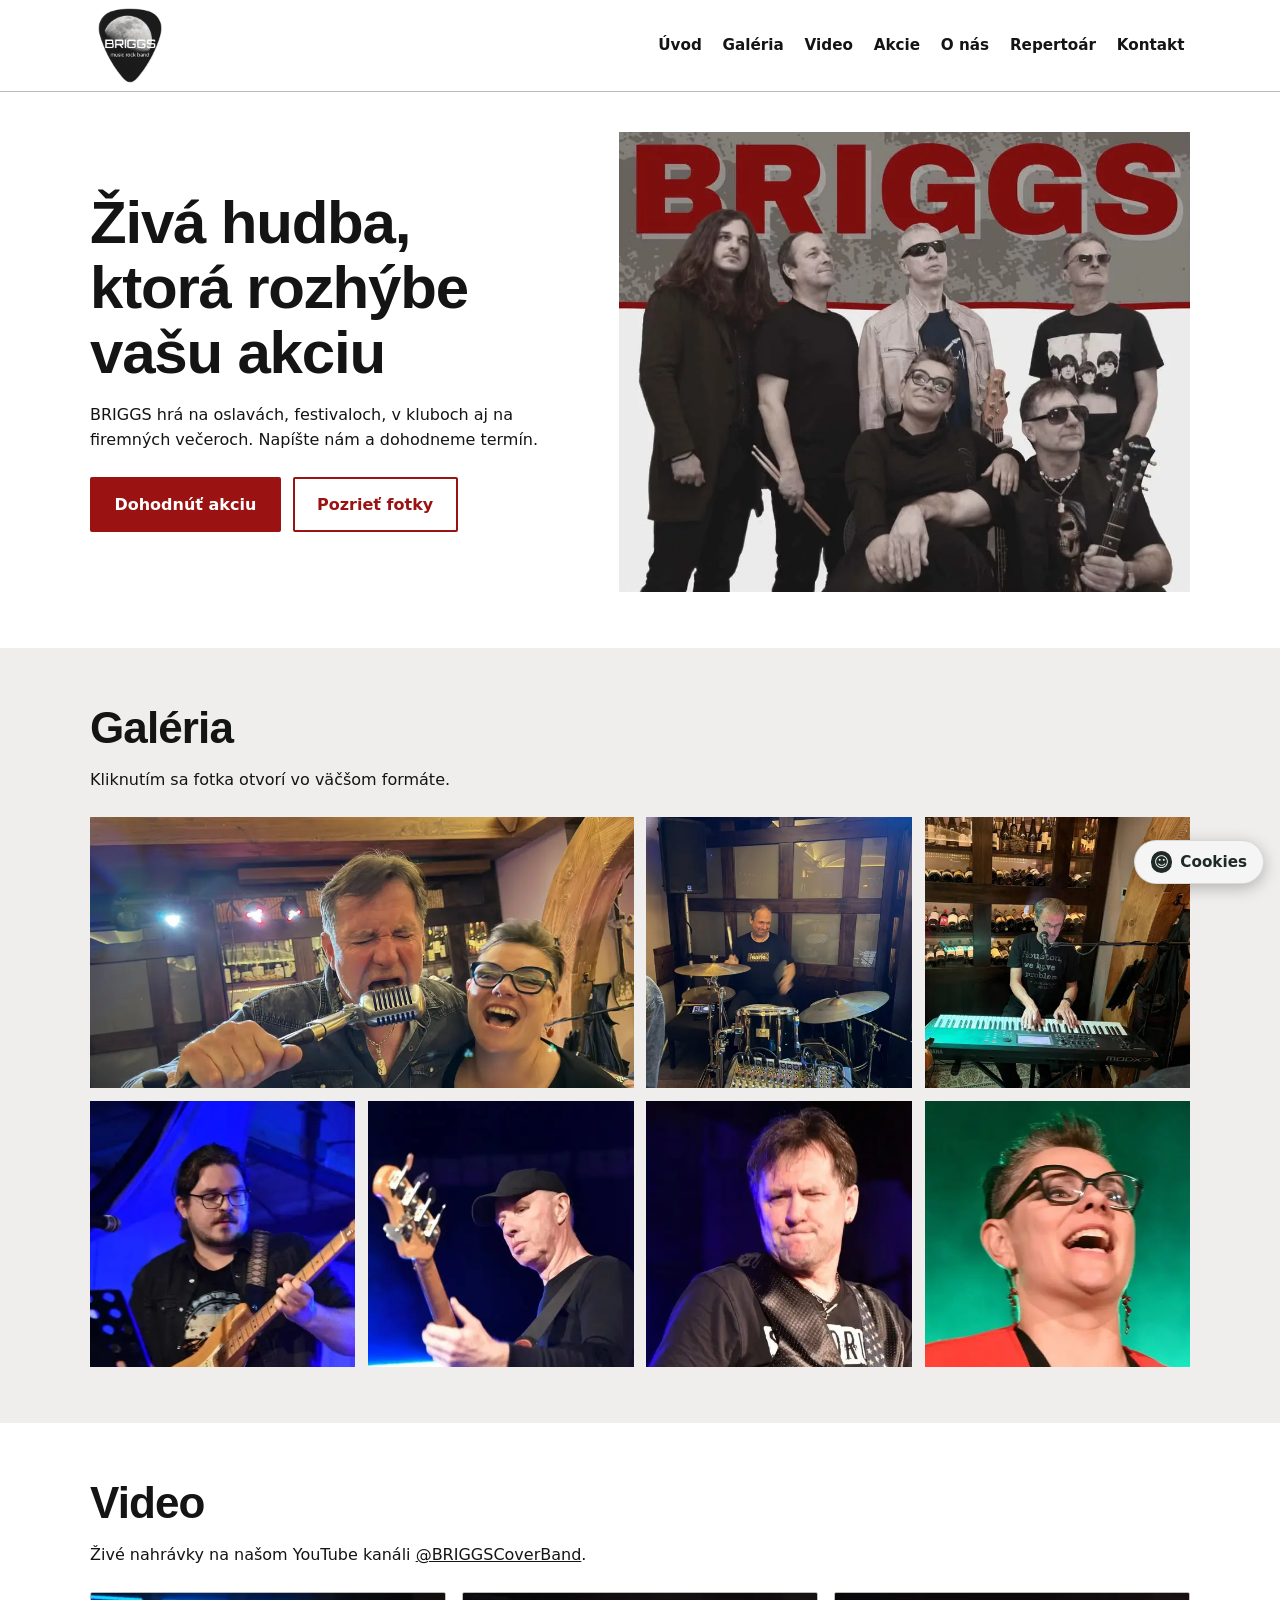
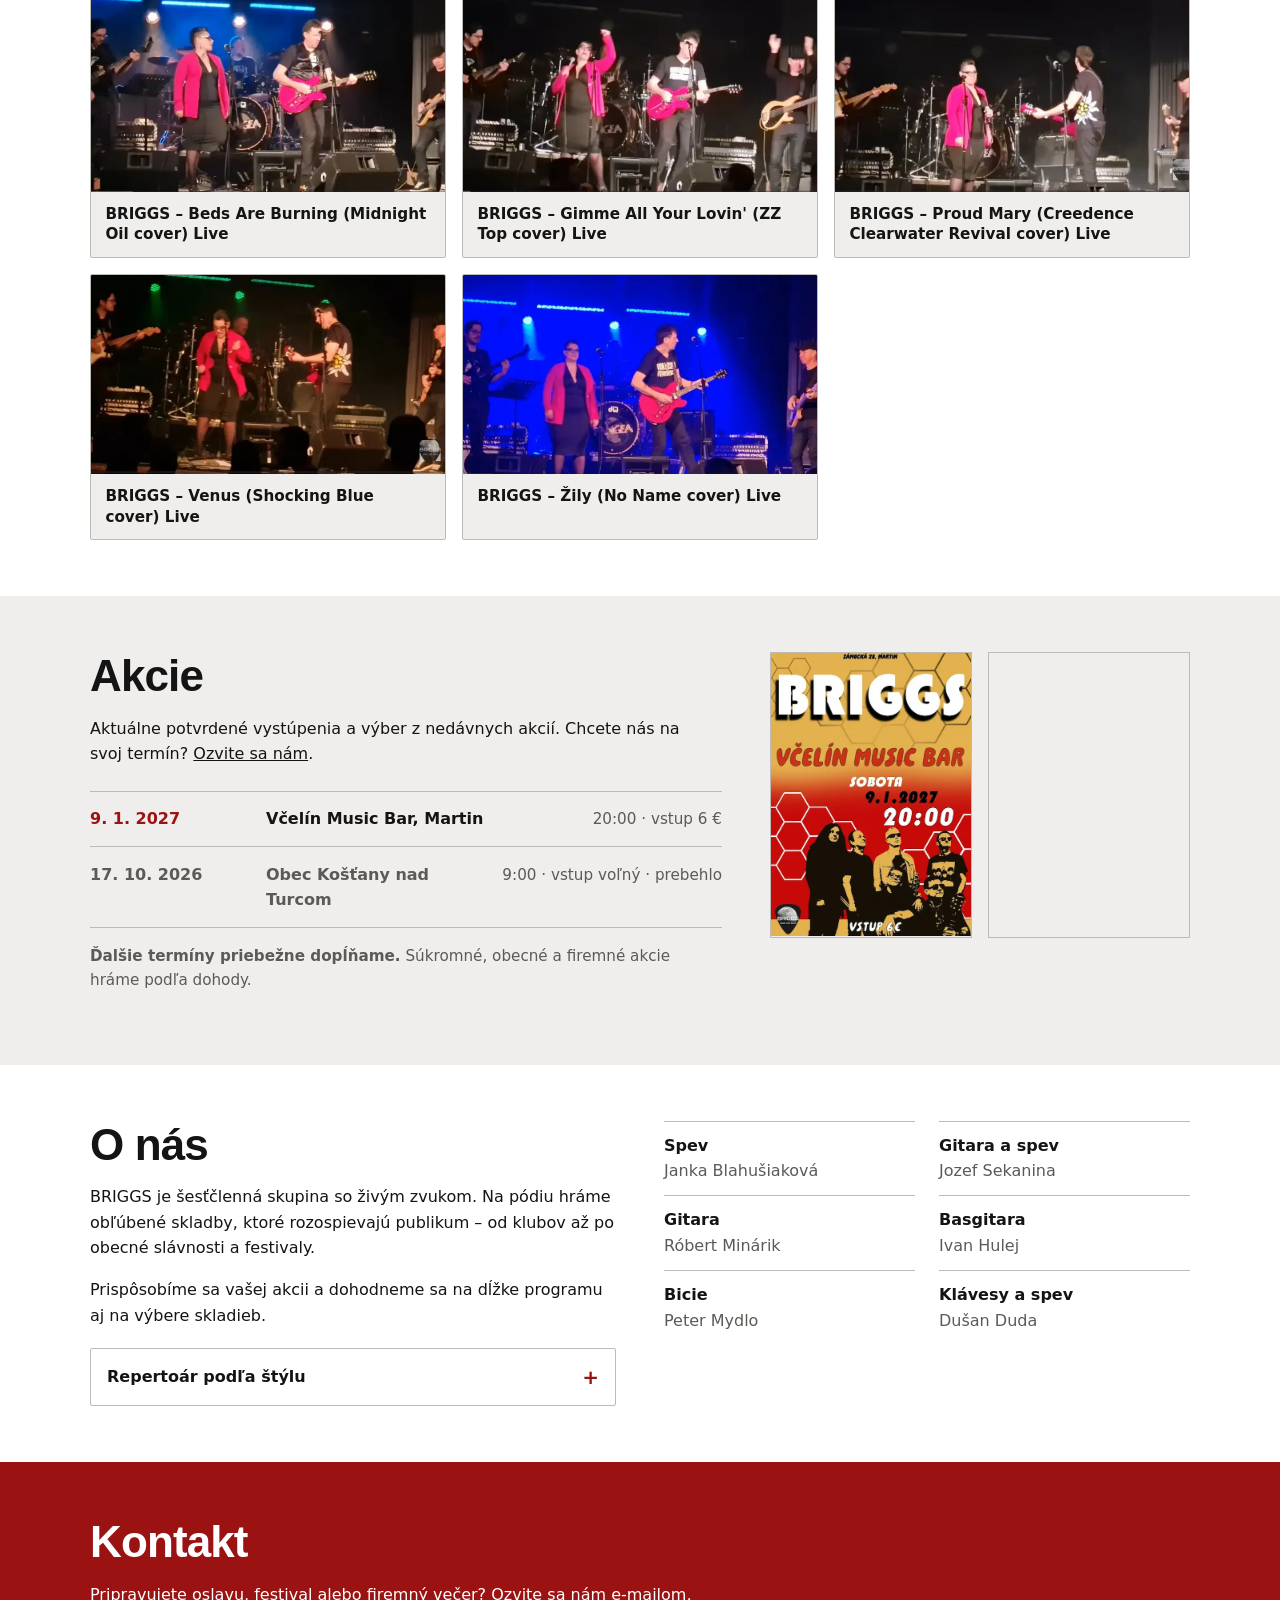
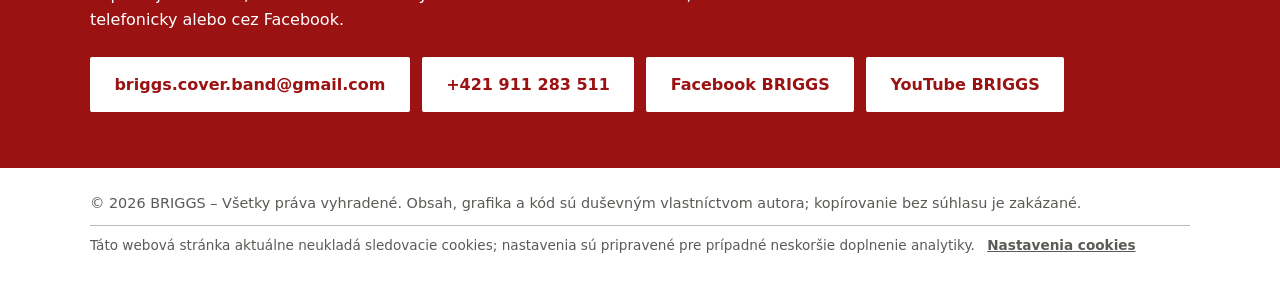
<file: index.html>
<!DOCTYPE html>
<html lang="sk">
<head>
  <meta charset="utf-8">
  <meta name="viewport" content="width=device-width, initial-scale=1">
  <meta http-equiv="Content-Security-Policy" content="default-src 'none'; img-src 'self'; style-src 'self'; media-src 'self'; base-uri 'none'; form-action 'none'">
  <meta name="referrer" content="no-referrer">
  <meta name="author" content="BRIGGS">
  <meta name="copyright" content="Copyright © 2026 BRIGGS. Všetky práva vyhradené.">
  <meta name="description" content="BRIGGS – živá rocková kapela na oslavy, festivaly, klubové koncerty a firemné akcie. Dohodnite si termín.">
  <meta name="robots" content="index, follow, max-image-preview:large">
  <meta name="theme-color" content="#9b1212">
  <title>BRIGGS – živá hudba na vaše akcie</title>

  <!-- ADRESA STRÁNKY: po kúpe vlastnej domény zmeňte "https://briggsband.ddns.net" na novú adresu
       na 4 miestach: canonical, og:url, og:image a v bloku JSON-LD nižšie (hľadajte briggsband.ddns.net). -->
  <link rel="canonical" href="https://briggsband.ddns.net/">

  <!-- Náhľad pri zdieľaní na Facebooku, Messengeri a pod. -->
  <meta property="og:type" content="website">
  <meta property="og:locale" content="sk_SK">
  <meta property="og:site_name" content="BRIGGS">
  <meta property="og:title" content="BRIGGS – živá hudba na vaše akcie">
  <meta property="og:description" content="Živá rocková kapela na oslavy, festivaly, klubové koncerty a firemné akcie. Dohodnite si termín.">
  <meta property="og:url" content="https://briggsband.ddns.net/">
  <meta property="og:image" content="https://briggsband.ddns.net/images/Briggs.webp">
  <meta property="og:image:width" content="960">
  <meta property="og:image:height" content="772">
  <meta property="og:image:alt" content="Skupina BRIGGS: šesť členov na spoločnej fotke">
  <meta name="twitter:card" content="summary_large_image">

  <link rel="icon" href="images/favicon_trsatko.png" type="image/png">
  <link rel="stylesheet" href="styles.css">

  <!-- Štruktúrované dáta pre Google (kapela + nadchádzajúci koncert).
       Pri novej akcii upravte názov, dátum a miesto; po skončení akcie ju odstráňte. -->
  <script type="application/ld+json">
  {
    "@context": "https://schema.org",
    "@graph": [
      {
        "@type": "MusicGroup",
        "@id": "https://briggsband.ddns.net/#kapela",
        "name": "BRIGGS",
        "url": "https://briggsband.ddns.net/",
        "image": "https://briggsband.ddns.net/images/Briggs.webp",
        "description": "Živá rocková kapela na oslavy, festivaly, klubové koncerty a firemné akcie.",
        "genre": ["Rock", "Pop Rock", "Cover band"],
        "email": "briggs.cover.band@gmail.com",
        "telephone": "+421911283511",
        "sameAs": [
          "https://www.facebook.com/p/Briggs-100063162012209/",
          "https://www.youtube.com/@BRIGGSCoverBand"
        ]
      },
      {
        "@type": "MusicEvent",
        "name": "BRIGGS – koncert vo Včelín Music Bar",
        "startDate": "2027-01-09T20:00:00+01:00",
        "eventStatus": "https://schema.org/EventScheduled",
        "eventAttendanceMode": "https://schema.org/OfflineEventAttendanceMode",
        "image": "https://briggsband.ddns.net/images/plagat_Vcelin.webp",
        "location": {
          "@type": "MusicVenue",
          "name": "Včelín Music Bar",
          "address": {
            "@type": "PostalAddress",
            "addressLocality": "Martin",
            "addressCountry": "SK"
          }
        },
        "offers": {
          "@type": "Offer",
          "price": "6",
          "priceCurrency": "EUR",
          "availability": "https://schema.org/InStock",
          "url": "https://briggsband.ddns.net/#akcie"
        },
        "performer": { "@id": "https://briggsband.ddns.net/#kapela" }
      }
    ]
  }
  </script>
</head>
<body>

  <a class="skip" href="#obsah">Preskočiť na obsah</a>

  <header>
    <a class="logo" href="#uvod" aria-label="BRIGGS – späť hore">
      <img src="images/logo_trsatko.webp" width="240" height="235" alt="BRIGGS music rock band">
    </a>
    <nav aria-label="Hlavné menu">
      <a href="#uvod">Úvod</a>
      <a href="#galeria">Galéria</a>
      <a href="#video">Video</a>
      <a href="#akcie">Akcie</a>
      <a href="#o-nas">O nás</a>
      <a href="#repertoar">Repertoár</a>
      <a href="#kontakt">Kontakt</a>
    </nav>
  </header>

  <main id="obsah">
    <section id="uvod" class="hero">
      <div>
        <h1>Živá hudba, ktorá rozhýbe vašu akciu</h1>
        <p>BRIGGS hrá na oslavách, festivaloch, v kluboch aj na firemných večeroch. Napíšte nám a dohodneme termín.</p>
        <p class="buttons">
          <a class="btn" href="#kontakt">Dohodnúť akciu</a>
          <a class="btn btn-line" href="#galeria">Pozrieť fotky</a>
        </p>
      </div>
      <img class="hero-photo" src="images/Briggs.webp" width="960" height="772" fetchpriority="high" alt="Skupina BRIGGS: šesť členov na spoločnej fotke">
    </section>

    <section id="galeria" class="soft">
      <h2>Galéria</h2>
      <p>Kliknutím sa fotka otvorí vo väčšom formáte.</p>
      <div class="grid">
        <a class="wide" href="#foto-jaj"><img src="images/JaJ.webp" width="960" height="480" loading="lazy" decoding="async" alt="Spevák a speváčka pri mikrofóne"></a>
        <a href="#foto-peter"><img src="images/Peter.webp" width="480" height="480" loading="lazy" decoding="async" alt="Bubeník za bicími"></a>
        <a href="#foto-dusan"><img src="images/Dusan.webp" width="480" height="480" loading="lazy" decoding="async" alt="Klávesista pri klávesoch"></a>
        <a href="#foto-robert"><img src="images/Robert.webp" width="480" height="480" loading="lazy" decoding="async" alt="Gitarista na pódiu"></a>
        <a href="#foto-ivan"><img src="images/Ivan.webp" width="480" height="480" loading="lazy" decoding="async" alt="Basgitarista na pódiu"></a>
        <a href="#foto-jozef"><img src="images/Jozef.webp" width="480" height="480" loading="lazy" decoding="async" alt="Spevák s gitarou"></a>
        <a href="#foto-janka"><img src="images/Janka.webp" width="480" height="480" loading="lazy" decoding="async" alt="Speváčka na pódiu"></a>
      </div>
    </section>

    <section id="video">
      <h2>Video</h2>
      <p>Živé nahrávky na našom YouTube kanáli <a href="https://www.youtube.com/@BRIGGSCoverBand" target="_blank" rel="noopener noreferrer">@BRIGGSCoverBand</a>.</p>
      <div class="video-grid">
        <a class="video-card" href="https://www.youtube.com/watch?v=AgvLCBWWIh8" target="_blank" rel="noopener noreferrer">
          <img src="images/video-1.webp" width="640" height="360" loading="lazy" decoding="async" alt="BRIGGS – Beds Are Burning (Midnight Oil cover) Live">
          <h3>BRIGGS – Beds Are Burning (Midnight Oil cover) Live</h3>
        </a>
        <a class="video-card" href="https://www.youtube.com/watch?v=Oi0GRdU6Sb8" target="_blank" rel="noopener noreferrer">
          <img src="images/video-2.webp" width="640" height="360" loading="lazy" decoding="async" alt="BRIGGS – Gimme All Your Lovin' (ZZ Top cover) Live">
          <h3>BRIGGS – Gimme All Your Lovin' (ZZ Top cover) Live</h3>
        </a>
        <a class="video-card" href="https://www.youtube.com/watch?v=WidIoAhRzUE" target="_blank" rel="noopener noreferrer">
          <img src="images/video-3.webp" width="640" height="360" loading="lazy" decoding="async" alt="BRIGGS – Proud Mary (Creedence Clearwater Revival cover) Live">
          <h3>BRIGGS – Proud Mary (Creedence Clearwater Revival cover) Live</h3>
        </a>
        <a class="video-card" href="https://www.youtube.com/watch?v=5C4qZhxNxiA" target="_blank" rel="noopener noreferrer">
          <img src="images/video-4.webp" width="640" height="360" loading="lazy" decoding="async" alt="BRIGGS – Venus (Shocking Blue cover) Live">
          <h3>BRIGGS – Venus (Shocking Blue cover) Live</h3>
        </a>
        <a class="video-card" href="https://www.youtube.com/watch?v=YNiutcH93N0" target="_blank" rel="noopener noreferrer">
          <img src="images/video-5.webp" width="640" height="360" loading="lazy" decoding="async" alt="BRIGGS – Žily (No Name cover) Live">
          <h3>BRIGGS – Žily (No Name cover) Live</h3>
        </a>
      </div>
    </section>

    <section id="akcie" class="gigs soft">
      <div class="gigs-layout">
        <div>
          <h2>Akcie</h2>
          <p>Aktuálne potvrdené vystúpenia a výber z nedávnych akcií. Chcete nás na svoj termín? <a href="#kontakt">Ozvite sa nám</a>.</p>
          <ul class="gig-list">
            <li>
              <span class="gig-date">9. 1. 2027</span>
              <span class="gig-place">Včelín Music Bar, Martin</span>
              <span class="gig-info">20:00 · vstup 6 €</span>
            </li>
            <li class="gig-past">
              <span class="gig-date">17. 10. 2026</span>
              <span class="gig-place">Obec Košťany nad Turcom</span>
              <span class="gig-info">9:00 · vstup voľný · prebehlo</span>
            </li>
          </ul>
          <p class="gig-note"><strong>Ďalšie termíny priebežne dopĺňame.</strong> Súkromné, obecné a firemné akcie hráme podľa dohody.</p>
        </div>
        <div class="gig-posters">
          <a class="gig-poster" href="#plagat-vcelin">
            <img src="images/plagat_Vcelin_maly.webp" width="500" height="707" loading="lazy" decoding="async" alt="Plagát koncertu BRIGGS – 9. 1. 2027 Včelín Music Bar, Martin">
          </a>
          <a class="gig-poster" href="#plagat-kostany">
            <img src="images/plagat_Kostany_maly.webp" width="500" height="711" loading="lazy" decoding="async" alt="Plagát akcie BRIGGS – 17. 10. 2026 Obec Košťany nad Turcom">
          </a>
        </div>
      </div>
    </section>

    <section id="o-nas" class="about">
      <div>
        <h2>O nás</h2>
        <p>BRIGGS je šesťčlenná skupina so živým zvukom. Na pódiu hráme obľúbené skladby, ktoré rozospievajú publikum – od klubov až po obecné slávnosti a festivaly.</p>
        <p>Prispôsobíme sa vašej akcii a dohodneme sa na dĺžke programu aj na výbere skladieb.</p>
        <details id="repertoar" class="repertoire">
          <summary>Repertoár podľa štýlu</summary>
          <div class="repertoire-styles">
            <div class="repertoire-group">
              <h3>Pop a pop-rock</h3>
              <ul>
                <li>Amerika – Lucie</li>
                <li>Kapely starnú – Modus</li>
                <li>Dobrý večer, priatelia – Le Payaco</li>
                <li>Óda (na tie cesty po tele) – Team</li>
                <li>Žily – NO NAME</li>
                <li>Maria – Blondie</li>
                <li>Jedeme dál – Olympic</li>
                <li>On My Head – Dan Bárta</li>
                <li>Prvý a posledný – B. Dubasová</li>
                <li>Tajné milovanie – I.M.T. Smile</li>
                <li>10 deka tresky – Taktici</li>
                <li>What's Up – 4 Non Blondes</li>
                <li>Dreamer – Ozzy Osbourne</li>
                <li>Simply the Best – Tina Turner</li>
                <li>Ľudia nie sú zlí – I.M.T. Smile</li>
                <li>Nepoznám – I.M.T. Smile</li>
                <li>Bonboniéra – Gladiator</li>
                <li>Láska šialená – Pavol Habera &amp; Lucie Bílá</li>
                <li>Požičovňa tvárí – Richard Müller</li>
              </ul>
            </div>
            <div class="repertoire-group">
              <h3>Rock a hard rock</h3>
              <ul>
                <li>Beds Are Burning – Midnight Oil</li>
                <li>Chlap z kríža – Štefan Tobias</li>
                <li>Gimme All Your Lovin' – ZZ Top</li>
                <li>Hysteria – Def Leppard</li>
                <li>I Still Haven't Found What I'm Looking For – U2</li>
                <li>I Want to Know What Love Is – Foreigner</li>
                <li>Please Don't Leave Me – Pretty Maids</li>
                <li>Knockin' on Heaven's Door – Eric Clapton</li>
                <li>Jump – Van Halen</li>
                <li>Proud Mary – Creedence Clearwater Revival</li>
                <li>Rebel Yell – Billy Idol</li>
                <li>Since You Been Gone – Rainbow</li>
                <li>Venus – Shocking Blue</li>
                <li>Here I Go Again – Whitesnake</li>
                <li>Katapult – Katapult</li>
                <li>Easy – Faith No More</li>
                <li>Sometimes I Feel Like Screaming – Deep Purple</li>
                <li>Rock the Night – Europe</li>
              </ul>
            </div>
            <div class="repertoire-group">
              <h3>Blues a soul</h3>
              <ul>
                <li>Blues – Katapult</li>
                <li>Black Velvet – Alannah Myles</li>
              </ul>
            </div>
          </div>
        </details>
      </div>
      <dl class="members">
        <div><dt>Spev</dt><dd>Janka Blahušiaková</dd></div>
        <div><dt>Gitara a spev</dt><dd>Jozef Sekanina</dd></div>
        <div><dt>Gitara</dt><dd>Róbert Minárik</dd></div>
        <div><dt>Basgitara</dt><dd>Ivan Hulej</dd></div>
        <div><dt>Bicie</dt><dd>Peter Mydlo</dd></div>
        <div><dt>Klávesy a spev</dt><dd>Dušan Duda</dd></div>
      </dl>
    </section>

    <section id="kontakt" class="contact">
      <h2>Kontakt</h2>
      <p>Pripravujete oslavu, festival alebo firemný večer? Ozvite sa nám e-mailom, telefonicky alebo cez Facebook.</p>
      <p class="buttons">
        <a class="btn btn-light" href="mailto:briggs.cover.band@gmail.com">briggs.cover.band@gmail.com</a>
        <a class="btn btn-light" href="tel:+421911283511">+421 911 283 511</a>
        <a class="btn btn-light" href="https://www.facebook.com/p/Briggs-100063162012209/" target="_blank" rel="noopener noreferrer" aria-label="Navštíviť Facebook stránku kapely BRIGGS (otvorí sa v novom okne)">Facebook BRIGGS</a>
        <a class="btn btn-light" href="https://www.youtube.com/@BRIGGSCoverBand" target="_blank" rel="noopener noreferrer" aria-label="Navštíviť YouTube kanál kapely BRIGGS (otvorí sa v novom okne)">YouTube BRIGGS</a>
      </p>
    </section>
  </main>

  <footer>
    <p>© 2026 BRIGGS – Všetky práva vyhradené. Obsah, grafika a kód sú duševným vlastníctvom autora; kopírovanie bez súhlasu je zakázané.</p>
    <p class="cookies-info">
      Táto webová stránka aktuálne neukladá sledovacie cookies; nastavenia sú pripravené pre prípadné neskoršie doplnenie analytiky.
      <a href="#cookies">Nastavenia cookies</a>
    </p>
  </footer>

  <!-- PLÁVAJÚCE TLAČIDLO A NASTAVENIA COOKIES (čisté HTML + CSS bez JS) -->
  <a class="cookie-fab" href="#cookies" aria-label="Nastavenia cookies">
    <span class="cookie-icon" aria-hidden="true">☺</span>
    <span>Cookies</span>
  </a>

  <div id="cookies" class="lightbox" role="dialog" aria-labelledby="cookies-nadpis">
    <a href="#_" class="lightbox-bg" aria-label="Zavrieť"></a>
    <div class="cookie-dialog">
      <div class="cookie-head">
        <div class="cookie-title-wrap">
          <span class="cookie-icon" aria-hidden="true">☺</span>
          <h2 id="cookies-nadpis">Používame cookies</h2>
        </div>
        <a href="#_" class="cookie-x" aria-label="Zavrieť">✕</a>
      </div>
      <p class="cookie-lead">
        Aby všetko fungovalo tak, ako má, a aby sme vedeli, čo zlepšiť. Vyberiete si sami – a kedykoľvek to môžete zmeniť.
      </p>
      <p class="cookie-note">
        Na tejto stránke aktuálne nebežia žiadne analytické, marketingové ani personalizačné skripty; kategórie sú pripravené pre budúcu analýzu.
      </p>
      <div class="cookie-actions-row">
        <a class="cookie-btn cookie-btn-ghost" href="#_">Odmietnuť</a>
        <a class="cookie-btn cookie-btn-solid" href="#_">Prijať všetko</a>
      </div>
      <div class="cookie-sublink-wrap">
        <a class="cookie-sublink" href="#cookies-nastavenia">Prispôsobiť nastavenia</a>
      </div>
    </div>
  </div>

  <div id="cookies-nastavenia" class="lightbox" role="dialog" aria-labelledby="cookies-set-nadpis">
    <a href="#_" class="lightbox-bg" aria-label="Zavrieť"></a>
    <div class="cookie-dialog cookie-dialog-wide">
      <div class="cookie-head">
        <div class="cookie-title-wrap">
          <span class="cookie-icon" aria-hidden="true">☺</span>
          <h2 id="cookies-set-nadpis">Nastavenia cookies</h2>
        </div>
        <a href="#_" class="cookie-x" aria-label="Zavrieť">✕</a>
      </div>
      <p class="cookie-lead">
        Vyberte si, čo môžeme používať. Nevyhnutné cookies sú vždy zapnuté, zvyšok zapnete, len ak chcete, a kedykoľvek to viete zmeniť.
      </p>

      <div class="cookie-categories">
        <div class="cookie-cat">
          <div class="cookie-cat-text">
            <div class="cookie-cat-top">
              <strong>Nevyhnutné</strong>
              <span class="cookie-badge">VŽDY ZAPNUTÉ</span>
            </div>
            <p>Bez nich stránka správne nefunguje – zabezpečujú bezpečnosť spojenia a doručenie obsahu. Nedajú sa vypnúť.</p>
          </div>
          <label class="cookie-switch" aria-label="Nevyhnutné cookies (vždy zapnuté)">
            <input type="checkbox" checked disabled>
            <span class="cookie-slider"></span>
          </label>
        </div>

        <div class="cookie-cat">
          <div class="cookie-cat-text">
            <div class="cookie-cat-top">
              <strong>Analytické</strong>
            </div>
            <p>Anonymne meriame, ako sa stránka používa, aby sme ju mohli zlepšovať.</p>
          </div>
          <label class="cookie-switch" aria-label="Analytické cookies">
            <input type="checkbox">
            <span class="cookie-slider"></span>
          </label>
        </div>

        <div class="cookie-cat">
          <div class="cookie-cat-text">
            <div class="cookie-cat-top">
              <strong>Marketingové</strong>
            </div>
            <p>Pomáhajú ukázať relevantnejší obsah a merať dosah kampaní.</p>
          </div>
          <label class="cookie-switch" aria-label="Marketingové cookies">
            <input type="checkbox">
            <span class="cookie-slider"></span>
          </label>
        </div>

        <div class="cookie-cat">
          <div class="cookie-cat-text">
            <div class="cookie-cat-top">
              <strong>Personalizácia</strong>
            </div>
            <p>Zapamätajú si vaše nastavenia, ako je jazyk, región či naposledy zobrazené položky.</p>
          </div>
          <label class="cookie-switch" aria-label="Personalizačné cookies">
            <input type="checkbox">
            <span class="cookie-slider"></span>
          </label>
        </div>
      </div>

      <div class="cookie-actions-row cookie-actions-end">
        <a class="cookie-btn cookie-btn-ghost" href="#_">Uložiť výber</a>
        <a class="cookie-btn cookie-btn-solid" href="#_">Prijať všetko</a>
      </div>
    </div>
  </div>

  <!-- LIGHTBOX PRE GALÉRIU A PLAGÁTY (čisté CSS bez JS) -->
  <div id="foto-jaj" class="lightbox" role="dialog" aria-label="Spevák a speváčka pri mikrofóne">
    <a href="#_" class="lightbox-bg" aria-label="Zavrieť"></a>
    <img src="images/big-JaJ.webp" loading="lazy" decoding="async" alt="Spevák a speváčka pri mikrofóne">
    <a href="#_" class="lightbox-close" aria-label="Zavrieť">✕</a>
  </div>
  <div id="foto-peter" class="lightbox" role="dialog" aria-label="Bubeník za bicími">
    <a href="#_" class="lightbox-bg" aria-label="Zavrieť"></a>
    <img src="images/big-Peter.webp" loading="lazy" decoding="async" alt="Bubeník za bicími">
    <a href="#_" class="lightbox-close" aria-label="Zavrieť">✕</a>
  </div>
  <div id="foto-dusan" class="lightbox" role="dialog" aria-label="Klávesista pri klávesoch">
    <a href="#_" class="lightbox-bg" aria-label="Zavrieť"></a>
    <img src="images/big-Dusan.webp" loading="lazy" decoding="async" alt="Klávesista pri klávesoch">
    <a href="#_" class="lightbox-close" aria-label="Zavrieť">✕</a>
  </div>
  <div id="foto-robert" class="lightbox" role="dialog" aria-label="Gitarista na pódiu">
    <a href="#_" class="lightbox-bg" aria-label="Zavrieť"></a>
    <img src="images/big-Robert.webp" loading="lazy" decoding="async" alt="Gitarista na pódiu">
    <a href="#_" class="lightbox-close" aria-label="Zavrieť">✕</a>
  </div>
  <div id="foto-ivan" class="lightbox" role="dialog" aria-label="Basgitarista na pódiu">
    <a href="#_" class="lightbox-bg" aria-label="Zavrieť"></a>
    <img src="images/big-Ivan.webp" loading="lazy" decoding="async" alt="Basgitarista na pódiu">
    <a href="#_" class="lightbox-close" aria-label="Zavrieť">✕</a>
  </div>
  <div id="foto-jozef" class="lightbox" role="dialog" aria-label="Spevák s gitarou">
    <a href="#_" class="lightbox-bg" aria-label="Zavrieť"></a>
    <img src="images/big-Jozef.webp" loading="lazy" decoding="async" alt="Spevák s gitarou">
    <a href="#_" class="lightbox-close" aria-label="Zavrieť">✕</a>
  </div>
  <div id="foto-janka" class="lightbox" role="dialog" aria-label="Speváčka na pódiu">
    <a href="#_" class="lightbox-bg" aria-label="Zavrieť"></a>
    <img src="images/big-Janka.webp" loading="lazy" decoding="async" alt="Speváčka na pódiu">
    <a href="#_" class="lightbox-close" aria-label="Zavrieť">✕</a>
  </div>
  <div id="plagat-vcelin" class="lightbox" role="dialog" aria-label="Plagát koncertu BRIGGS – 9. 1. 2027 Včelín Music Bar, Martin">
    <a href="#_" class="lightbox-bg" aria-label="Zavrieť"></a>
    <img src="images/plagat_Vcelin.webp" loading="lazy" decoding="async" alt="Plagát koncertu BRIGGS – 9. 1. 2027 Včelín Music Bar, Martin">
    <a href="#_" class="lightbox-close" aria-label="Zavrieť">✕</a>
  </div>
  <div id="plagat-kostany" class="lightbox" role="dialog" aria-label="Plagát akcie BRIGGS – 17. 10. 2026 Obec Košťany nad Turcom">
    <a href="#_" class="lightbox-bg" aria-label="Zavrieť"></a>
    <img src="images/plagat_Kostany.webp" loading="lazy" decoding="async" alt="Plagát akcie BRIGGS – 17. 10. 2026 Obec Košťany nad Turcom">
    <a href="#_" class="lightbox-close" aria-label="Zavrieť">✕</a>
  </div>

</body>
</html>
</file>
<file: styles.css>
/* Copyright (c) 2026 BRIGGS. Všetky práva vyhradené. */
*,
*::before,
*::after {
  box-sizing: border-box;
}

:root {
  --ink: #141414;
  --paper: #fff;
  --soft: #efeeec;
  --red: #9b1212;
  --mute: #5c5a56;
  --line: #bdbbb6;
  --side: max(1.25rem, calc((100% - 1100px) / 2));
}

html {
  -webkit-text-size-adjust: 100%;
  text-size-adjust: 100%;
  scroll-behavior: smooth;
  scroll-padding-top: 6rem;
}

body {
  margin: 0;
  font: 1rem/1.6 system-ui, "Segoe UI", Roboto, Arial, sans-serif;
  color: var(--ink);
  background: var(--paper);
}

img {
  display: block;
  max-width: 100%;
  height: auto;
}

a {
  color: inherit;
}

:focus-visible {
  outline: 3px solid var(--red);
  outline-offset: 3px;
}

/* Odkaz „Preskočiť na obsah“ na ovládanie klávesnicou */
.skip {
  position: absolute;
  top: -4rem;
  left: 0.5rem;
  z-index: 100;
  padding: 0.6rem 1rem;
  background: var(--ink);
  color: #fff;
  font-weight: 700;
}

.skip:focus {
  top: 0.5rem;
}

.skip:focus-visible {
  outline-color: #fff;
}

h1,
h2 {
  margin: 0 0 1rem;
  font-family: "Arial Black", "Segoe UI Black", "Helvetica Neue", Arial, sans-serif;
  font-weight: 900;
  line-height: 1.08;
  letter-spacing: -0.02em;
  text-wrap: balance;
}

h1 {
  font-size: clamp(2rem, 4.8vw, 3.75rem);
}

h2 {
  font-size: clamp(1.8rem, 5vw, 2.75rem);
}

p {
  max-width: 38rem;
  margin: 0 0 1rem;
}

section {
  padding: 3.5rem var(--side);
}

/* Hlavička a navigácia */
header {
  position: sticky;
  top: 0;
  z-index: 5;
  display: flex;
  align-items: center;
  justify-content: space-between;
  gap: 0.75rem;
  padding: 0.4rem var(--side);
  background: var(--paper);
  border-bottom: 1px solid var(--line);
}

.logo img {
  width: 60px;
  mix-blend-mode: multiply;
}

nav {
  display: flex;
  flex-wrap: wrap;
  justify-content: flex-end;
  gap: 0 0.4rem;
  font-size: 0.85rem;
  font-weight: 600;
}

/* Väčšia plocha na ťuknutie prstom */
nav a {
  padding: 0.35rem 0.25rem;
  text-decoration: none;
  white-space: nowrap;
}

nav a:hover {
  color: var(--red);
  text-decoration: underline;
}

@media (min-width: 600px) {
  .logo img {
    width: 80px;
  }

  nav {
    gap: 0 0.6rem;
    font-size: 0.95rem;
  }

  nav a {
    padding: 0.5rem 0.35rem;
  }
}

/* Tlačidlá */
.buttons {
  display: flex;
  flex-wrap: wrap;
  gap: 0.75rem;
  max-width: none;
  margin: 1.5rem 0 0;
}

.btn {
  display: inline-block;
  max-width: 100%;
  padding: 0.8rem 1.4rem;
  border: 2px solid var(--red);
  border-radius: 2px;
  background: var(--red);
  color: #fff;
  font-weight: 700;
  text-align: center;
  text-decoration: none;
  overflow-wrap: anywhere;
  transition: background-color 0.15s ease, border-color 0.15s ease, color 0.15s ease;
}

.btn:hover {
  background: var(--ink);
  border-color: var(--ink);
}

.btn-line {
  background: transparent;
  color: var(--red);
}

.btn-line:hover {
  color: #fff;
}

.btn-light {
  border-color: #fff;
  background: #fff;
  color: var(--red);
}

.btn-light:hover {
  background: transparent;
  color: #fff;
}

/* Úvod */
.hero {
  display: grid;
  gap: 1.5rem;
  align-items: center;
  padding-top: 1.5rem;
}

.hero-photo {
  order: -1;
  width: 100%;
}

@media (min-width: 920px) {
  .hero {
    grid-template-columns: 1fr 1.15fr;
    gap: 2rem;
    padding-top: 2.5rem;
  }

  .hero-photo {
    order: 0;
  }
}

/* Galéria */
.soft {
  background: var(--soft);
}

.grid {
  display: grid;
  grid-template-columns: repeat(2, 1fr);
  gap: 0.6rem;
  margin-top: 1.5rem;
}

.grid a,
.gig-poster {
  display: block;
  overflow: hidden;
}

.grid img,
.gig-poster img {
  width: 100%;
}

.grid img {
  height: 100%;
  object-fit: cover;
}

.wide {
  grid-column: span 2;
}

@media (min-width: 800px) {
  .grid {
    grid-template-columns: repeat(4, 1fr);
    gap: 0.8rem;
  }
}

/* Video */
.video-grid {
  display: grid;
  grid-template-columns: 1fr;
  gap: 1rem;
  margin-top: 1.5rem;
}

@media (min-width: 700px) {
  .video-grid {
    grid-template-columns: repeat(2, 1fr);
  }
}

@media (min-width: 1020px) {
  .video-grid {
    grid-template-columns: repeat(3, 1fr);
  }
}

.video-card {
  display: block;
  text-decoration: none;
  border: 1px solid var(--line);
  background: var(--soft);
  border-radius: 2px;
  overflow: hidden;
}

.video-card img {
  width: 100%;
  aspect-ratio: 16 / 9;
  object-fit: cover;
}

.video-card h3 {
  margin: 0;
  padding: 0.75rem 0.9rem;
  font-size: 0.95rem;
  font-weight: 700;
  line-height: 1.35;
}

.video-card:hover h3 {
  color: var(--red);
  text-decoration: underline;
}

/* Akcie */
.gigs-layout {
  display: grid;
  gap: 2rem;
  align-items: start;
}

@media (min-width: 800px) {
  .gigs-layout {
    grid-template-columns: 1fr minmax(260px, 420px);
    gap: 3rem;
  }
}

.gig-posters {
  display: grid;
  grid-template-columns: repeat(2, minmax(0, 1fr));
  gap: 1rem;
}

.gig-poster {
  border: 1px solid var(--line);
}

.gig-list {
  list-style: none;
  margin: 1.5rem 0 0;
  padding: 0;
  border-top: 1px solid var(--line);
}

.gig-list li {
  display: grid;
  gap: 0.25rem 1.5rem;
  padding: 0.9rem 0;
  border-bottom: 1px solid var(--line);
  align-items: baseline;
}

.gig-past .gig-date,
.gig-past .gig-place {
  color: var(--mute);
}

.gig-date {
  font-weight: 900;
  color: var(--red);
  white-space: nowrap;
}

.gig-place {
  font-weight: 700;
}

.gig-info,
.gig-note {
  color: var(--mute);
  font-size: 0.95rem;
}

.gig-note {
  margin-top: 1rem;
}

@media (min-width: 700px) {
  .gig-list li {
    grid-template-columns: 9.5rem 1fr auto;
  }
}

/* O nás a repertoár */
.about {
  display: grid;
  gap: 2rem;
}

@media (min-width: 800px) {
  .about {
    grid-template-columns: 1fr 1fr;
    gap: 3rem;
  }
}

.repertoire {
  margin-top: 1.25rem;
  border: 1px solid var(--line);
  background: var(--paper);
  border-radius: 2px;
}

.repertoire summary {
  display: flex;
  align-items: center;
  justify-content: space-between;
  padding: 0.75rem 1rem;
  font-weight: 700;
  cursor: pointer;
  list-style: none;
}

.repertoire summary::-webkit-details-marker {
  display: none;
}

.repertoire summary::after {
  content: "+";
  font-size: 1.25rem;
  color: var(--red);
  font-weight: 900;
}

.repertoire[open] summary::after {
  content: "−";
}

.repertoire-styles {
  padding: 0 1rem 1rem;
}

.repertoire-group {
  margin-top: 0.9rem;
}

.repertoire-group:first-child {
  margin-top: 0.25rem;
}

.repertoire-group h3 {
  margin: 0 0 0.35rem;
  padding-bottom: 0.2rem;
  border-bottom: 1px solid var(--line);
  font-size: 0.92rem;
  font-weight: 800;
  color: var(--ink);
}

.repertoire ul {
  margin: 0;
  padding: 0.15rem 0 0 1.2rem;
  color: var(--mute);
  font-size: 0.95rem;
}

.repertoire li {
  margin-top: 0.35rem;
}

.members {
  display: grid;
  grid-template-columns: 1fr;
  gap: 0 1.5rem;
  align-content: start;
  margin: 0;
}

@media (min-width: 480px) {
  .members {
    grid-template-columns: 1fr 1fr;
  }
}

.members div {
  padding: 0.7rem 0;
  border-top: 1px solid var(--line);
}

.members dt {
  font-weight: 700;
}

.members dd {
  margin: 0;
  color: var(--mute);
}

/* Kontakt a pätička */
.contact {
  background: var(--red);
  color: #fff;
}

.contact :focus-visible {
  outline-color: #fff;
}

footer {
  padding: 1.5rem var(--side);
  color: var(--mute);
  font-size: 0.9rem;
}

footer p {
  margin: 0;
  max-width: none;
}

footer .cookies-info {
  margin-top: 0.6rem;
  padding-top: 0.6rem;
  border-top: 1px solid var(--line);
  font-size: 0.85rem;
}

footer .cookies-info a {
  margin-left: 0.5rem;
  font-weight: 700;
}

/* Lightbox */
.lightbox {
  display: none;
  position: fixed;
  inset: 0;
  z-index: 50;
  background: rgba(20, 20, 20, 0.92);
  place-items: center;
  padding: 1.5rem;
}

.lightbox:target {
  display: grid;
}

.lightbox img {
  position: relative;
  z-index: 2;
  max-width: 92vw;
  max-height: 86vh;
  max-height: 86dvh;
  border: 2px solid #fff;
  box-shadow: 0 12px 40px rgba(0, 0, 0, 0.6);
}

.lightbox :focus-visible {
  outline-color: #fff;
}

.lightbox-bg {
  position: fixed;
  inset: 0;
  z-index: 1;
  cursor: zoom-out;
}

.lightbox-close {
  position: fixed;
  top: 1rem;
  right: 1.25rem;
  z-index: 3;
  width: 2.5rem;
  height: 2.5rem;
  display: grid;
  place-items: center;
  background: var(--red);
  color: #fff;
  text-decoration: none;
  font-weight: 900;
  font-size: 1.2rem;
  border-radius: 2px;
}

.lightbox-close:hover {
  background: #fff;
  color: var(--ink);
}

/* Plávajúce tlačidlo a dialógy cookies */
.cookie-fab {
  position: fixed;
  right: 1rem;
  bottom: 1rem;
  z-index: 20;
  display: inline-flex;
  align-items: center;
  gap: 0.5rem;
  padding: 0.55rem 1rem;
  border-radius: 999px;
  background: #f4f5f4;
  color: #1f2925;
  font-weight: 700;
  font-size: 0.95rem;
  text-decoration: none;
  box-shadow: 0 4px 16px rgba(0, 0, 0, 0.25);
  border: 1px solid rgba(20, 20, 20, 0.12);
}

.cookie-fab:hover {
  background: #fff;
  color: var(--red);
}

.cookie-icon {
  display: inline-grid;
  place-items: center;
  width: 1.35rem;
  height: 1.35rem;
  border-radius: 50%;
  background: #1f2925;
  color: #f4f5f4;
  font-size: 0.9rem;
  line-height: 1;
}

.cookie-dialog {
  position: relative;
  z-index: 2;
  width: 100%;
  max-width: 31rem;
  max-height: 90dvh;
  overflow-y: auto;
  padding: 1.5rem 1.75rem;
  border-radius: 16px;
  background: #f4f5f4;
  color: #1f2925;
  box-shadow: 0 18px 48px rgba(0, 0, 0, 0.45);
}

.cookie-dialog-wide {
  max-width: 34rem;
}

.cookie-head {
  display: flex;
  align-items: center;
  justify-content: space-between;
  gap: 1rem;
  margin-bottom: 0.75rem;
}

.cookie-title-wrap {
  display: flex;
  align-items: center;
  gap: 0.65rem;
}

.cookie-dialog h2 {
  margin: 0;
  font-family: system-ui, "Segoe UI", Roboto, Arial, sans-serif;
  font-size: 1.35rem;
  font-weight: 700;
  letter-spacing: -0.01em;
  color: #1f2925;
}

.cookie-x {
  display: grid;
  place-items: center;
  width: 2rem;
  height: 2rem;
  border-radius: 50%;
  text-decoration: none;
  color: #6b726e;
  font-size: 1.1rem;
  font-weight: 700;
}

.cookie-x:hover {
  background: rgba(0, 0, 0, 0.07);
  color: #1f2925;
}

.cookie-lead {
  margin: 0 0 0.6rem;
  max-width: none;
  color: #4b5550;
  font-size: 0.95rem;
  line-height: 1.5;
}

.cookie-note {
  margin: 0 0 1.25rem;
  max-width: none;
  color: #6b726e;
  font-size: 0.82rem;
  line-height: 1.45;
}

.cookie-actions-row {
  display: grid;
  grid-template-columns: 1fr 1fr;
  gap: 0.85rem;
}

.cookie-actions-end {
  margin-top: 1.25rem;
}

.cookie-btn {
  display: inline-flex;
  align-items: center;
  justify-content: center;
  padding: 0.75rem 1.1rem;
  border-radius: 10px;
  font-weight: 700;
  font-size: 0.95rem;
  text-decoration: none;
  text-align: center;
}

.cookie-btn-ghost {
  background: #f4f5f4;
  color: var(--red);
  border: 1px solid var(--red);
}

.cookie-btn-ghost:hover {
  background: var(--red);
  color: #fff;
}

.cookie-btn-solid {
  background: var(--red);
  color: #fff;
  border: 1px solid var(--red);
}

.cookie-btn-solid:hover {
  background: var(--ink);
  border-color: var(--ink);
}

.cookie-sublink-wrap {
  margin-top: 1rem;
  text-align: center;
}

.cookie-sublink {
  color: #5b6660;
  font-size: 0.88rem;
  font-weight: 600;
  text-decoration: none;
}

.cookie-sublink:hover {
  text-decoration: underline;
  color: #1f2925;
}

.cookie-categories {
  margin-top: 1rem;
  border-top: 1px solid #dfe4e1;
}

.cookie-cat {
  display: flex;
  align-items: center;
  justify-content: space-between;
  gap: 1rem;
  padding: 0.9rem 0;
  border-bottom: 1px solid #dfe4e1;
}

.cookie-cat-top {
  display: flex;
  align-items: center;
  gap: 0.5rem;
  margin-bottom: 0.25rem;
}

.cookie-cat strong {
  font-size: 0.98rem;
  color: #1f2925;
}

.cookie-badge {
  padding: 0.15rem 0.45rem;
  border-radius: 6px;
  background: #f2dcdc;
  color: var(--red);
  font-size: 0.7rem;
  font-weight: 800;
  letter-spacing: 0.03em;
}

.cookie-cat-text p {
  margin: 0;
  max-width: none;
  color: #5b6660;
  font-size: 0.86rem;
  line-height: 1.45;
}

.cookie-switch {
  position: relative;
  display: inline-block;
  width: 3.1rem;
  height: 1.75rem;
  flex-shrink: 0;
}

.cookie-switch input {
  opacity: 0;
  width: 0;
  height: 0;
}

.cookie-slider {
  position: absolute;
  inset: 0;
  border-radius: 999px;
  background: #d2d6d4;
  transition: background-color 0.15s ease;
  cursor: pointer;
}

.cookie-slider::before {
  content: "";
  position: absolute;
  left: 0.2rem;
  top: 0.2rem;
  width: 1.35rem;
  height: 1.35rem;
  border-radius: 50%;
  background: #fff;
  box-shadow: 0 1px 3px rgba(0, 0, 0, 0.25);
  transition: transform 0.15s ease;
}

.cookie-switch input:checked + .cookie-slider {
  background: var(--red);
}

.cookie-switch input:checked + .cookie-slider::before {
  transform: translateX(1.35rem);
}

.cookie-switch input:disabled + .cookie-slider {
  opacity: 0.65;
  cursor: default;
}

.cookie-dialog :focus-visible {
  outline-color: var(--red);
}

@media (prefers-reduced-motion: reduce) {
  html {
    scroll-behavior: auto;
  }

  .btn,
  .cookie-slider,
  .cookie-slider::before {
    transition: none;
  }
}
</file>
